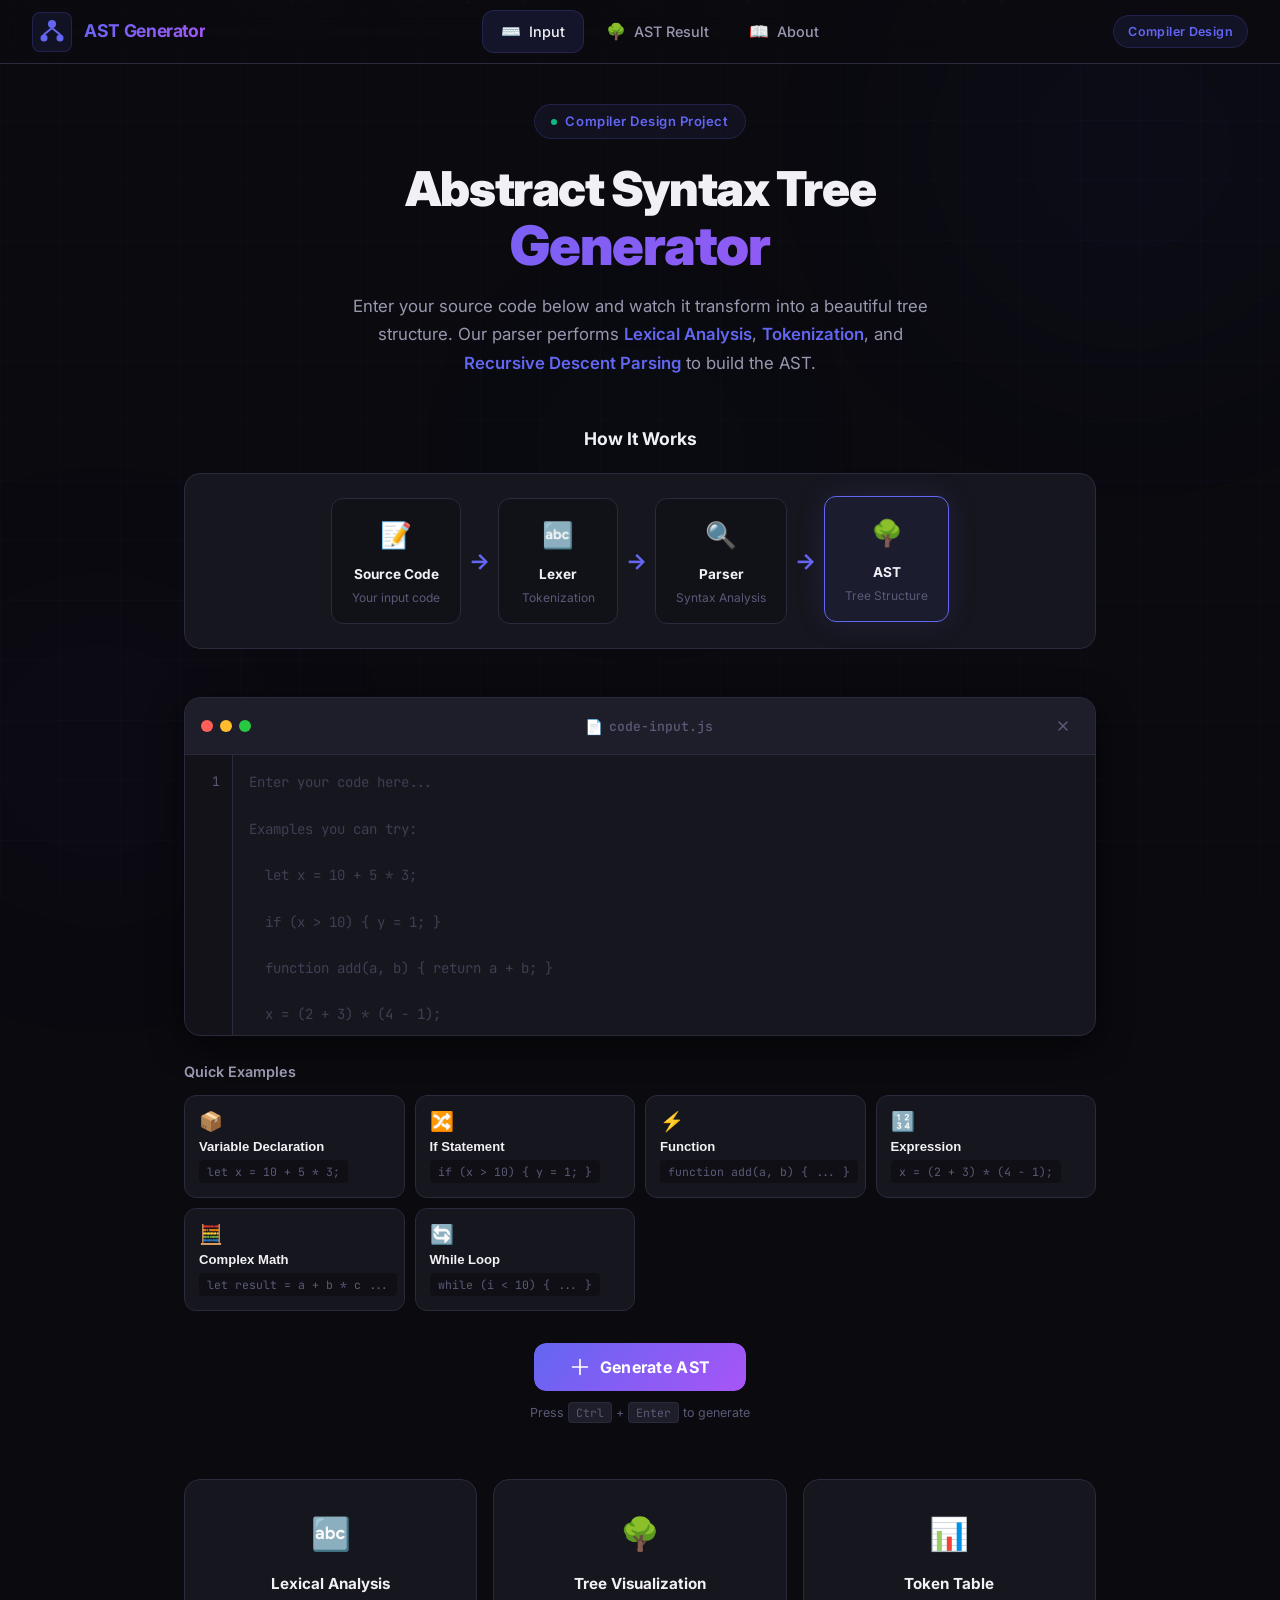
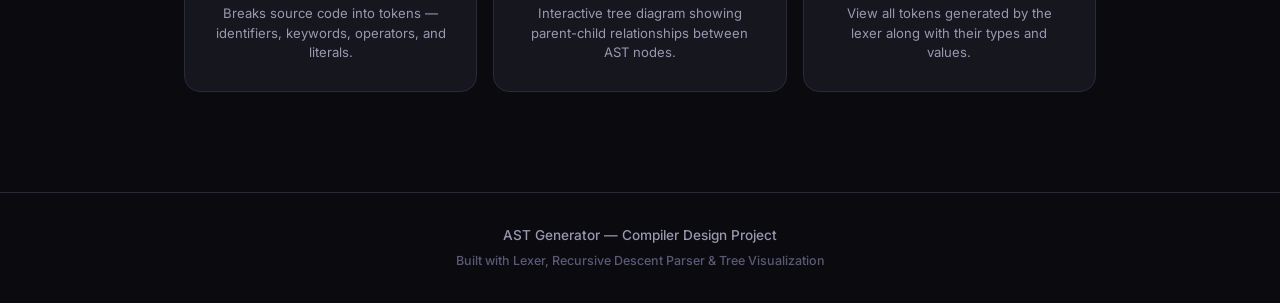
<file: index.html>
<!DOCTYPE html>
<html lang="en">

<head>
  <meta charset="UTF-8">
  <meta name="viewport" content="width=device-width, initial-scale=1.0">
  <title>AST Generator | Compiler Design</title>
  <meta name="description"
    content="Abstract Syntax Tree Generator - A Compiler Design tool that converts source code into its tree structure representation.">
  <link rel="preconnect" href="https://fonts.googleapis.com">
  <link rel="preconnect" href="https://fonts.gstatic.com" crossorigin>
  <link
    href="https://fonts.googleapis.com/css2?family=Inter:wght@300;400;500;600;700;800;900&family=JetBrains+Mono:wght@400;500;600&display=swap"
    rel="stylesheet">
  <link rel="stylesheet" href="css/style.css">
</head>

<body>
  <!-- Animated Background -->
  <div class="bg-grid"></div>
  <div class="bg-glow bg-glow-1"></div>
  <div class="bg-glow bg-glow-2"></div>
  <div class="bg-glow bg-glow-3"></div>

  <!-- Floating Particles -->
  <div class="particles" id="particles"></div>

  <!-- Navigation -->
  <nav class="navbar">
    <div class="nav-brand">
      <div class="nav-logo">
        <svg width="28" height="28" viewBox="0 0 28 28" fill="none">
          <circle cx="14" cy="6" r="4" fill="url(#grad1)" />
          <circle cx="6" cy="20" r="3.5" fill="url(#grad1)" />
          <circle cx="22" cy="20" r="3.5" fill="url(#grad1)" />
          <line x1="14" y1="10" x2="6" y2="16.5" stroke="url(#grad1)" stroke-width="2" stroke-linecap="round" />
          <line x1="14" y1="10" x2="22" y2="16.5" stroke="url(#grad1)" stroke-width="2" stroke-linecap="round" />
          <defs>
            <linearGradient id="grad1" x1="0" y1="0" x2="28" y2="28">
              <stop stop-color="#6366f1" />
              <stop offset="1" stop-color="#a855f7" />
            </linearGradient>
          </defs>
        </svg>
      </div>
      <span class="nav-title">AST Generator</span>
    </div>
    <div class="nav-links">
      <a href="index.html" class="nav-link active">
        <span class="nav-link-icon">⌨️</span> Input
      </a>
      <a href="result.html" class="nav-link" id="resultLink">
        <span class="nav-link-icon">🌳</span> AST Result
      </a>
      <a href="about.html" class="nav-link">
        <span class="nav-link-icon">📖</span> About
      </a>
    </div>
    <div class="nav-badge">Compiler Design</div>
  </nav>

  <!-- Hero Section -->
  <main class="main-container">
    <section class="hero-section">
      <div class="hero-badge">
        <span class="hero-badge-dot"></span>
        Compiler Design Project
      </div>
      <h1 class="hero-title">
        Abstract Syntax Tree
        <span class="hero-title-gradient">Generator</span>
      </h1>
      <p class="hero-subtitle">
        Enter your source code below and watch it transform into a beautiful tree structure.
        Our parser performs <strong>Lexical Analysis</strong>, <strong>Tokenization</strong>, and
        <strong>Recursive Descent Parsing</strong> to build the AST.
      </p>
    </section>

    <!-- How It Works -->
    <section class="pipeline-section">
      <h2 class="section-title">How It Works</h2>
      <div class="pipeline">
        <div class="pipeline-step">
          <div class="pipeline-icon">📝</div>
          <div class="pipeline-label">Source Code</div>
          <div class="pipeline-desc">Your input code</div>
        </div>
        <div class="pipeline-arrow">→</div>
        <div class="pipeline-step">
          <div class="pipeline-icon">🔤</div>
          <div class="pipeline-label">Lexer</div>
          <div class="pipeline-desc">Tokenization</div>
        </div>
        <div class="pipeline-arrow">→</div>
        <div class="pipeline-step">
          <div class="pipeline-icon">🔍</div>
          <div class="pipeline-label">Parser</div>
          <div class="pipeline-desc">Syntax Analysis</div>
        </div>
        <div class="pipeline-arrow">→</div>
        <div class="pipeline-step active">
          <div class="pipeline-icon">🌳</div>
          <div class="pipeline-label">AST</div>
          <div class="pipeline-desc">Tree Structure</div>
        </div>
      </div>
    </section>

    <!-- Input Section -->
    <section class="input-section">
      <div class="editor-card">
        <div class="editor-header">
          <div class="editor-dots">
            <span class="dot red"></span>
            <span class="dot yellow"></span>
            <span class="dot green"></span>
          </div>
          <div class="editor-title">
            <span class="editor-file-icon">📄</span>
            code-input.js
          </div>
          <div class="editor-actions">
            <button class="btn-icon" id="clearBtn" title="Clear code">
              <svg width="16" height="16" viewBox="0 0 16 16" fill="none">
                <path d="M4 4L12 12M4 12L12 4" stroke="currentColor" stroke-width="1.5" stroke-linecap="round" />
              </svg>
            </button>
          </div>
        </div>
        <div class="editor-body">
          <div class="line-numbers" id="lineNumbers">1</div>
          <textarea id="codeInput" class="code-editor" spellcheck="false" placeholder="Enter your code here...

Examples you can try:

  let x = 10 + 5 * 3;

  if (x > 10) { y = 1; }

  function add(a, b) { return a + b; }

  x = (2 + 3) * (4 - 1);" autocomplete="off" autocorrect="off" autocapitalize="off"></textarea>
        </div>
      </div>

      <!-- Example Snippets -->
      <div class="snippets-section">
        <h3 class="snippets-title">Quick Examples</h3>
        <div class="snippets-grid">
          <button class="snippet-btn" data-code="let x = 10 + 5 * 3;">
            <span class="snippet-icon">📦</span>
            <span class="snippet-label">Variable Declaration</span>
            <code class="snippet-code">let x = 10 + 5 * 3;</code>
          </button>
          <button class="snippet-btn" data-code="if (x > 10) { y = 1; }">
            <span class="snippet-icon">🔀</span>
            <span class="snippet-label">If Statement</span>
            <code class="snippet-code">if (x > 10) { y = 1; }</code>
          </button>
          <button class="snippet-btn" data-code="function add(a, b) { return a + b; }">
            <span class="snippet-icon">⚡</span>
            <span class="snippet-label">Function</span>
            <code class="snippet-code">function add(a, b) { ... }</code>
          </button>
          <button class="snippet-btn" data-code="x = (2 + 3) * (4 - 1);">
            <span class="snippet-icon">🔢</span>
            <span class="snippet-label">Expression</span>
            <code class="snippet-code">x = (2 + 3) * (4 - 1);</code>
          </button>
          <button class="snippet-btn" data-code="let result = a + b * c - d / e;">
            <span class="snippet-icon">🧮</span>
            <span class="snippet-label">Complex Math</span>
            <code class="snippet-code">let result = a + b * c ...</code>
          </button>
          <button class="snippet-btn" data-code="while (i < 10) { i = i + 1; }">
            <span class="snippet-icon">🔄</span>
            <span class="snippet-label">While Loop</span>
            <code class="snippet-code">while (i < 10) { ... }</code>
          </button>
        </div>
      </div>

      <!-- Generate Button -->
      <div class="action-section">
        <button class="btn-generate" id="generateBtn">
          <span class="btn-generate-bg"></span>
          <span class="btn-generate-content">
            <svg width="20" height="20" viewBox="0 0 24 24" fill="none" stroke="currentColor" stroke-width="2">
              <path d="M12 3v18M3 12h18" stroke-linecap="round" />
            </svg>
            Generate AST
          </span>
        </button>
        <p class="action-hint">Press <kbd>Ctrl</kbd> + <kbd>Enter</kbd> to generate</p>
      </div>

      <!-- Error Display -->
      <div class="error-container" id="errorContainer" style="display: none;">
        <div class="error-icon">⚠️</div>
        <div class="error-content">
          <h4 class="error-title">Parse Error</h4>
          <p class="error-message" id="errorMessage"></p>
        </div>
        <button class="error-close" id="errorClose">&times;</button>
      </div>
    </section>

    <!-- Features Section -->
    <section class="features-section">
      <div class="feature-card">
        <div class="feature-icon">🔤</div>
        <h3 class="feature-title">Lexical Analysis</h3>
        <p class="feature-desc">Breaks source code into tokens — identifiers, keywords, operators, and literals.</p>
      </div>
      <div class="feature-card">
        <div class="feature-icon">🌳</div>
        <h3 class="feature-title">Tree Visualization</h3>
        <p class="feature-desc">Interactive tree diagram showing parent-child relationships between AST nodes.</p>
      </div>
      <div class="feature-card">
        <div class="feature-icon">📊</div>
        <h3 class="feature-title">Token Table</h3>
        <p class="feature-desc">View all tokens generated by the lexer along with their types and values.</p>
      </div>
    </section>
  </main>

  <!-- Footer -->
  <footer class="footer">
    <div class="footer-content">
      <p>AST Generator — Compiler Design Project</p>
      <p class="footer-sub">Built with Lexer, Recursive Descent Parser & Tree Visualization</p>
    </div>
  </footer>

  <script src="js/lexer.js"></script>
  <script src="js/parser.js"></script>
  <script src="js/main.js"></script>
</body>

</html>
</file>
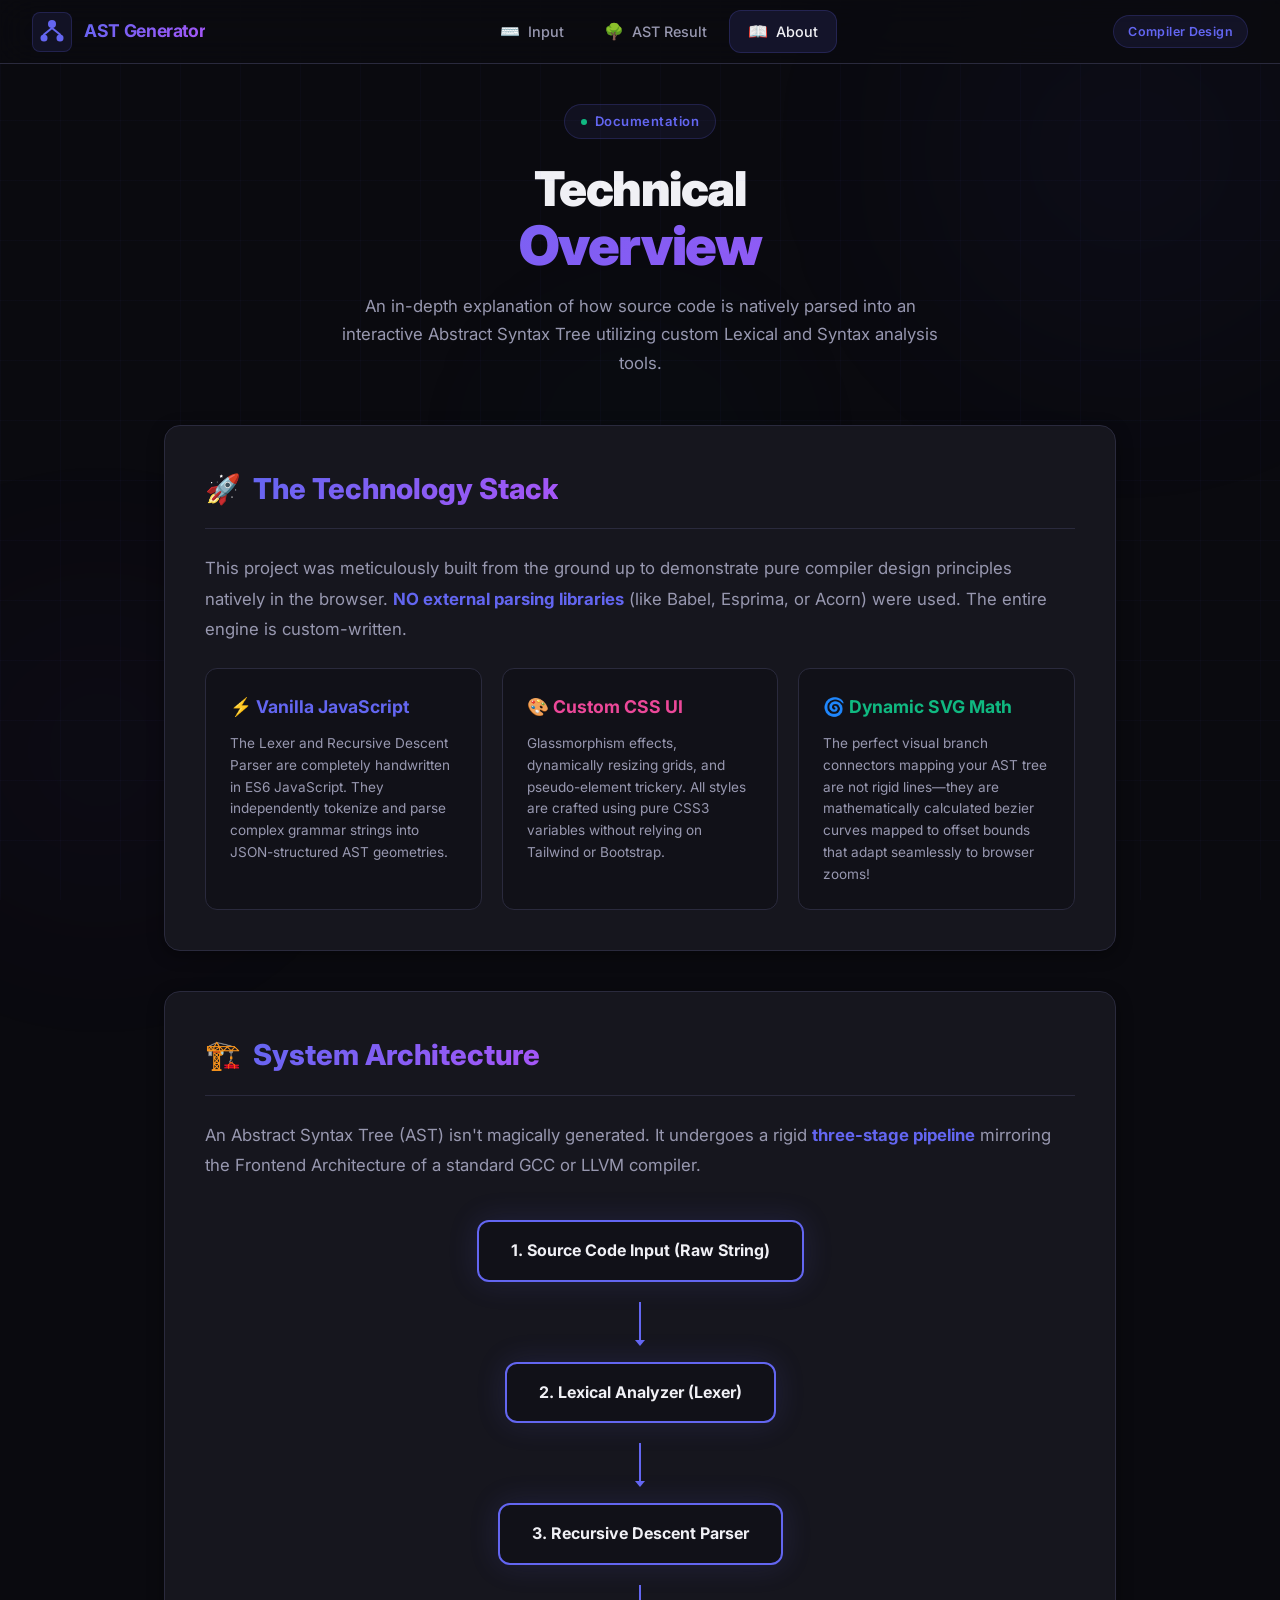
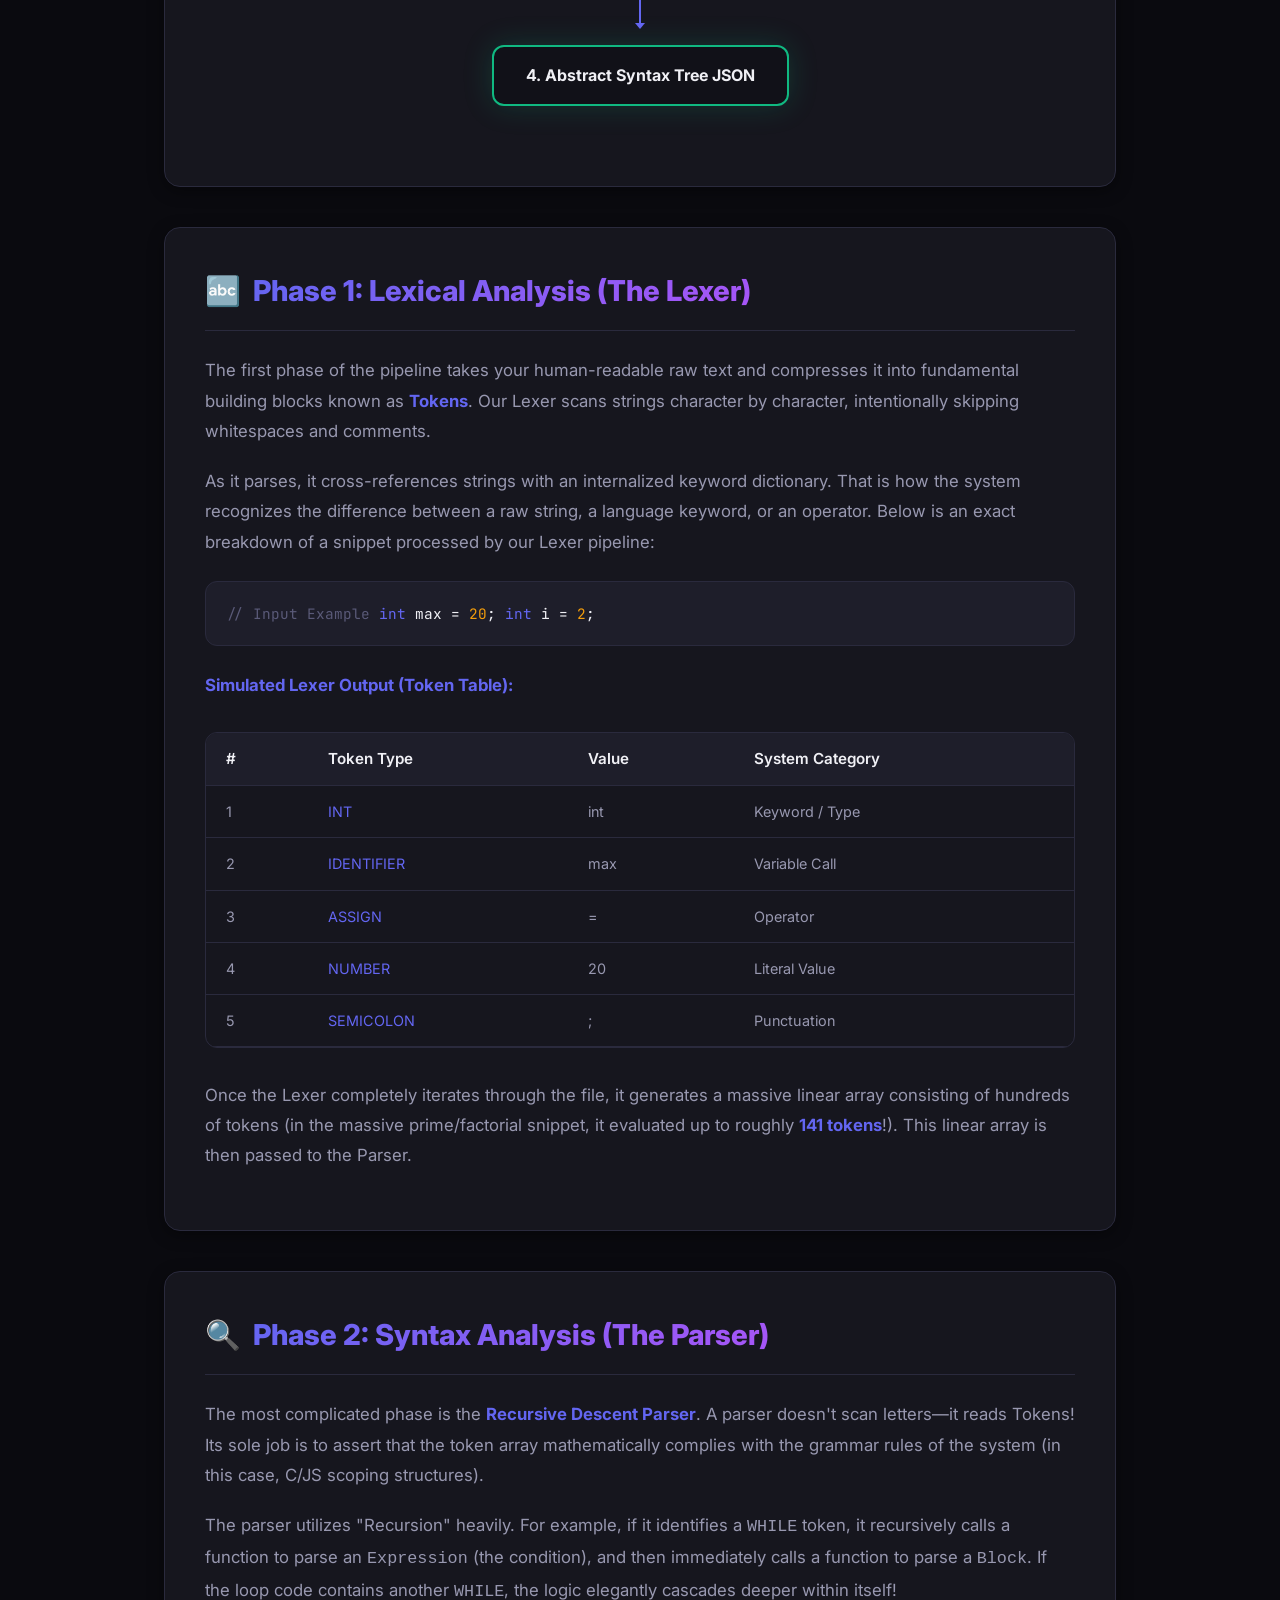
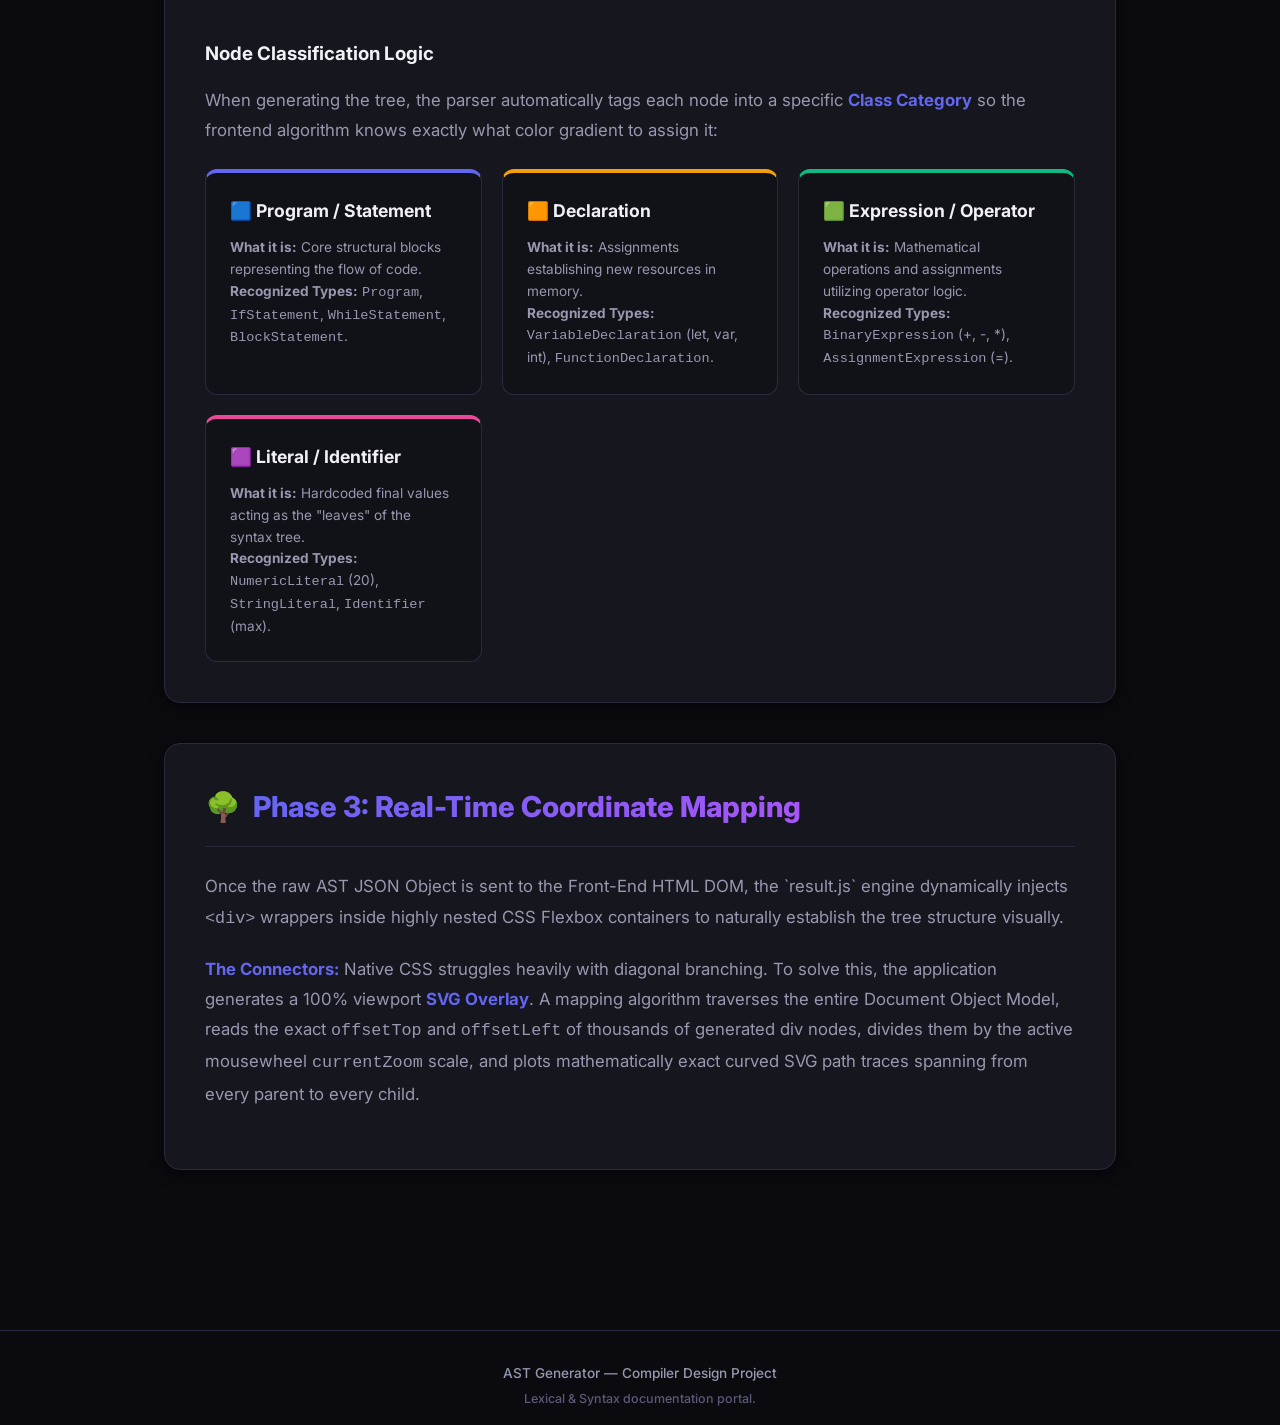
<file: about.html>
<!DOCTYPE html>
<html lang="en">

<head>
  <meta charset="UTF-8">
  <meta name="viewport" content="width=device-width, initial-scale=1.0">
  <title>About | Compiler Design AST Generator</title>
  <meta name="description" content="Detailed technical documentation of the Abstract Syntax Tree generator.">
  <link rel="preconnect" href="https://fonts.googleapis.com">
  <link rel="preconnect" href="https://fonts.gstatic.com" crossorigin>
  <link
    href="https://fonts.googleapis.com/css2?family=Inter:wght@300;400;500;600;700;800;900&family=JetBrains+Mono:wght@400;500;600&display=swap"
    rel="stylesheet">
  <link rel="stylesheet" href="css/style.css">
  <style>
    /* Unique styles for the about page */
    .about-main {
      max-width: 1000px;
      margin: 0 auto;
      padding: 40px 24px 80px;
    }

    .docs-section {
      background: var(--bg-card);
      border: 1px solid var(--border-color);
      border-radius: var(--radius-lg);
      padding: 40px;
      margin-bottom: 40px;
      box-shadow: var(--shadow-md);
      animation: fadeInUp 0.6s ease both;
    }

    .docs-title {
      font-size: 1.8rem;
      font-weight: 800;
      color: var(--text-primary);
      margin-bottom: 24px;
      display: flex;
      align-items: center;
      gap: 12px;
      border-bottom: 1px solid var(--border-color);
      padding-bottom: 16px;
    }

    .docs-title span {
      background: var(--accent-gradient);
      -webkit-background-clip: text;
      background-clip: text;
      -webkit-text-fill-color: transparent;
    }

    .docs-text {
      font-size: 1.05rem;
      color: var(--text-secondary);
      line-height: 1.8;
      margin-bottom: 20px;
    }

    .docs-text strong {
      color: var(--accent-primary);
    }

    .docs-code {
      background: var(--bg-elevated);
      padding: 20px;
      border-radius: var(--radius-md);
      border: 1px solid var(--border-color);
      font-family: var(--font-mono);
      font-size: 0.9rem;
      color: var(--text-primary);
      overflow-x: auto;
      margin: 24px 0;
    }

    .docs-code .comment {
      color: var(--text-muted);
    }

    .docs-code .keyword {
      color: var(--accent-primary);
    }

    .docs-code .string {
      color: var(--green);
    }

    .docs-code .number {
      color: var(--yellow);
    }

    /* Tables */
    .docs-table-wrapper {
      width: 100%;
      overflow-x: auto;
      margin: 32px 0;
      border-radius: var(--radius-md);
      border: 1px solid var(--border-color);
    }

    .docs-table {
      width: 100%;
      border-collapse: collapse;
      text-align: left;
    }

    .docs-table th,
    .docs-table td {
      padding: 14px 20px;
      border-bottom: 1px solid var(--border-color);
    }

    .docs-table th {
      background: var(--bg-elevated);
      font-weight: 600;
      color: var(--text-primary);
      font-size: 0.95rem;
    }

    .docs-table td {
      font-size: 0.9rem;
      color: var(--text-secondary);
    }

    .docs-table tr:hover td {
      background: rgba(99, 102, 241, 0.05);
    }

    /* Diagram Styles */
    .docs-diagram {
      display: flex;
      flex-direction: column;
      align-items: center;
      gap: 20px;
      margin: 40px 0;
    }

    .diagram-box {
      padding: 16px 32px;
      background: var(--bg-secondary);
      border: 2px solid var(--accent-primary);
      border-radius: var(--radius-md);
      font-weight: 700;
      color: var(--text-primary);
      box-shadow: var(--shadow-glow);
    }

    .diagram-arrow {
      width: 2px;
      height: 40px;
      background: var(--accent-primary);
      position: relative;
    }

    .diagram-arrow::after {
      content: '';
      position: absolute;
      bottom: -4px;
      left: -4px;
      border-width: 6px 5px 0;
      border-style: solid;
      border-color: var(--accent-primary) transparent transparent transparent;
    }

    /* Grid for Categories */
    .category-grid {
      display: grid;
      grid-template-columns: repeat(auto-fit, minmax(220px, 1fr));
      gap: 20px;
      margin-top: 24px;
    }

    .category-card {
      background: var(--bg-secondary);
      border: 1px solid var(--border-color);
      border-radius: var(--radius-md);
      padding: 24px;
      transition: transform var(--transition-fast);
    }

    .category-card:hover {
      transform: translateY(-4px);
      border-color: var(--accent-primary);
    }

    .cat-title {
      font-weight: 700;
      font-size: 1.1rem;
      margin-bottom: 12px;
      display: flex;
      align-items: center;
      gap: 8px;
    }

    .cat-desc {
      font-size: 0.85rem;
      color: var(--text-secondary);
    }

    /* Mobile Responsive Logic */
    @media (max-width: 768px) {
      .about-main {
        padding: 24px 16px 60px;
      }

      .docs-section {
        padding: 24px 20px;
      }

      .docs-title {
        font-size: 1.4rem;
        flex-direction: column;
        align-items: flex-start;
        gap: 8px;
      }

      .docs-text {
        font-size: 0.95rem;
      }

      .docs-table th,
      .docs-table td {
        padding: 10px 12px;
        font-size: 0.8rem;
      }

      .diagram-box {
        padding: 12px 20px;
        font-size: 0.9rem;
        text-align: center;
        width: 100%;
      }

      .docs-code {
        font-size: 0.8rem;
        padding: 16px;
      }
    }
  </style>
</head>

<body>
  <!-- Animated Background -->
  <div class="bg-grid"></div>
  <div class="bg-glow bg-glow-1"></div>
  <div class="bg-glow bg-glow-2"></div>
  <div class="bg-glow bg-glow-3"></div>

  <!-- Navigation -->
  <nav class="navbar">
    <div class="nav-brand">
      <div class="nav-logo">
        <svg width="28" height="28" viewBox="0 0 28 28" fill="none">
          <circle cx="14" cy="6" r="4" fill="url(#grad1)" />
          <circle cx="6" cy="20" r="3.5" fill="url(#grad1)" />
          <circle cx="22" cy="20" r="3.5" fill="url(#grad1)" />
          <line x1="14" y1="10" x2="6" y2="16.5" stroke="url(#grad1)" stroke-width="2" stroke-linecap="round" />
          <line x1="14" y1="10" x2="22" y2="16.5" stroke="url(#grad1)" stroke-width="2" stroke-linecap="round" />
          <defs>
            <linearGradient id="grad1" x1="0" y1="0" x2="28" y2="28">
              <stop stop-color="#6366f1" />
              <stop offset="1" stop-color="#a855f7" />
            </linearGradient>
          </defs>
        </svg>
      </div>
      <span class="nav-title">AST Generator</span>
    </div>
    <div class="nav-links">
      <a href="index.html" class="nav-link">
        <span class="nav-link-icon">⌨️</span> Input
      </a>
      <a href="result.html" class="nav-link">
        <span class="nav-link-icon">🌳</span> AST Result
      </a>
      <a href="about.html" class="nav-link active">
        <span class="nav-link-icon">📖</span> About
      </a>
    </div>
    <div class="nav-badge">Compiler Design</div>
  </nav>

  <!-- Main Content -->
  <main class="about-main">

    <div class="hero-section">
      <div class="hero-badge">
        <div class="hero-badge-dot"></div>
        Documentation
      </div>
      <h1 class="hero-title">Technical <span class="hero-title-gradient">Overview</span></h1>
      <p class="hero-subtitle">An in-depth explanation of how source code is natively parsed into an interactive
        Abstract Syntax Tree utilizing custom Lexical and Syntax analysis tools.</p>
    </div>

    <!-- 1. The Technology Stack -->
    <section class="docs-section" style="animation-delay: 0.1s;">
      <h2 class="docs-title">🚀 <span>The Technology Stack</span></h2>
      <p class="docs-text">
        This project was meticulously built from the ground up to demonstrate pure compiler design principles natively
        in the browser. <strong>NO external parsing libraries</strong> (like Babel, Esprima, or Acorn) were used. The
        entire engine is custom-written.
      </p>
      <div class="category-grid">
        <div class="category-card">
          <div class="cat-title" style="color: var(--accent-primary);">⚡ Vanilla JavaScript</div>
          <p class="cat-desc">The Lexer and Recursive Descent Parser are completely handwritten in ES6 JavaScript. They
            independently tokenize and parse complex grammar strings into JSON-structured AST geometries.</p>
        </div>
        <div class="category-card">
          <div class="cat-title" style="color: var(--pink);">🎨 Custom CSS UI</div>
          <p class="cat-desc">Glassmorphism effects, dynamically resizing grids, and pseudo-element trickery. All styles
            are crafted using pure CSS3 variables without relying on Tailwind or Bootstrap.</p>
        </div>
        <div class="category-card">
          <div class="cat-title" style="color: var(--green);">🌀 Dynamic SVG Math</div>
          <p class="cat-desc">The perfect visual branch connectors mapping your AST tree are not rigid lines—they are
            mathematically calculated bezier curves mapped to offset bounds that adapt seamlessly to browser zooms!</p>
        </div>
      </div>
    </section>

    <!-- 2. System Architecture -->
    <section class="docs-section" style="animation-delay: 0.2s;">
      <h2 class="docs-title">🏗️ <span>System Architecture</span></h2>
      <p class="docs-text">
        An Abstract Syntax Tree (AST) isn't magically generated. It undergoes a rigid <strong>three-stage
          pipeline</strong> mirroring the Frontend Architecture of a standard GCC or LLVM compiler.
      </p>

      <div class="docs-diagram">
        <div class="diagram-box">1. Source Code Input (Raw String)</div>
        <div class="diagram-arrow"></div>
        <div class="diagram-box">2. Lexical Analyzer (Lexer)</div>
        <div class="diagram-arrow"></div>
        <div class="diagram-box">3. Recursive Descent Parser</div>
        <div class="diagram-arrow"></div>
        <div class="diagram-box" style="border-color: var(--green); box-shadow: 0 0 30px rgba(16, 185, 129, 0.2);">4.
          Abstract Syntax Tree JSON</div>
      </div>
    </section>

    <!-- 3. Lexical Analysis -->
    <section class="docs-section" style="animation-delay: 0.3s;">
      <h2 class="docs-title">🔤 <span>Phase 1: Lexical Analysis (The Lexer)</span></h2>
      <p class="docs-text">
        The first phase of the pipeline takes your human-readable raw text and compresses it into fundamental building
        blocks known as <strong>Tokens</strong>. Our Lexer scans strings character by character, intentionally skipping
        whitespaces and comments.
      </p>
      <p class="docs-text">
        As it parses, it cross-references strings with an internalized keyword dictionary. That is how the system
        recognizes the difference between a raw string, a language keyword, or an operator. Below is an exact breakdown
        of a snippet processed by our Lexer pipeline:
      </p>

      <div class="docs-code">
        <span class="comment">// Input Example</span>
        <span class="keyword">int</span> max = <span class="number">20</span>;
        <span class="keyword">int</span> i = <span class="number">2</span>;
      </div>

      <p class="docs-text"><strong>Simulated Lexer Output (Token Table):</strong></p>
      <div class="docs-table-wrapper">
        <table class="docs-table">
          <thead>
            <tr>
              <th>#</th>
              <th>Token Type</th>
              <th>Value</th>
              <th>System Category</th>
            </tr>
          </thead>
          <tbody>
            <tr>
              <td>1</td>
              <td><span style="color: var(--accent-primary);">INT</span></td>
              <td>int</td>
              <td>Keyword / Type</td>
            </tr>
            <tr>
              <td>2</td>
              <td><span style="color: var(--accent-primary);">IDENTIFIER</span></td>
              <td>max</td>
              <td>Variable Call</td>
            </tr>
            <tr>
              <td>3</td>
              <td><span style="color: var(--accent-primary);">ASSIGN</span></td>
              <td>=</td>
              <td>Operator</td>
            </tr>
            <tr>
              <td>4</td>
              <td><span style="color: var(--accent-primary);">NUMBER</span></td>
              <td>20</td>
              <td>Literal Value</td>
            </tr>
            <tr>
              <td>5</td>
              <td><span style="color: var(--accent-primary);">SEMICOLON</span></td>
              <td>;</td>
              <td>Punctuation</td>
            </tr>
          </tbody>
        </table>
      </div>
      <p class="docs-text">
        Once the Lexer completely iterates through the file, it generates a massive linear array consisting of hundreds
        of tokens (in the massive prime/factorial snippet, it evaluated up to roughly <strong>141 tokens</strong>!).
        This linear array is then passed to the Parser.
      </p>
    </section>

    <!-- 4. Syntax Analysis & The Parser -->
    <section class="docs-section" style="animation-delay: 0.4s;">
      <h2 class="docs-title">🔍 <span>Phase 2: Syntax Analysis (The Parser)</span></h2>
      <p class="docs-text">
        The most complicated phase is the <strong>Recursive Descent Parser</strong>. A parser doesn't scan letters—it
        reads Tokens! Its sole job is to assert that the token array mathematically complies with the grammar rules of
        the system (in this case, C/JS scoping structures).
      </p>

      <p class="docs-text">
        The parser utilizes "Recursion" heavily. For example, if it identifies a <code>WHILE</code> token, it
        recursively calls a function to parse an <code>Expression</code> (the condition), and then immediately calls a
        function to parse a <code>Block</code>. If the loop code contains another <code>WHILE</code>, the logic
        elegantly cascades deeper within itself!
      </p>

      <h3 style="color:var(--text-primary); margin: 32px 0 16px;">Node Classification Logic</h3>
      <p class="docs-text">When generating the tree, the parser automatically tags each node into a specific
        <strong>Class Category</strong> so the frontend algorithm knows exactly what color gradient to assign it:
      </p>

      <div class="category-grid">
        <div class="category-card" style="border-top: 4px solid #6366f1;">
          <div class="cat-title">🟦 Program / Statement</div>
          <p class="cat-desc"><strong>What it is:</strong> Core structural blocks representing the flow of
            code.<br><strong>Recognized Types:</strong> <code>Program</code>, <code>IfStatement</code>,
            <code>WhileStatement</code>, <code>BlockStatement</code>.
          </p>
        </div>
        <div class="category-card" style="border-top: 4px solid #f59e0b;">
          <div class="cat-title">🟧 Declaration</div>
          <p class="cat-desc"><strong>What it is:</strong> Assignments establishing new resources in
            memory.<br><strong>Recognized Types:</strong> <code>VariableDeclaration</code> (let, var, int),
            <code>FunctionDeclaration</code>.
          </p>
        </div>
        <div class="category-card" style="border-top: 4px solid #10b981;">
          <div class="cat-title">🟩 Expression / Operator</div>
          <p class="cat-desc"><strong>What it is:</strong> Mathematical operations and assignments utilizing operator
            logic.<br><strong>Recognized Types:</strong> <code>BinaryExpression</code> (+, -, *),
            <code>AssignmentExpression</code> (=).
          </p>
        </div>
        <div class="category-card" style="border-top: 4px solid #ec4899;">
          <div class="cat-title">🟪 Literal / Identifier</div>
          <p class="cat-desc"><strong>What it is:</strong> Hardcoded final values acting as the "leaves" of the syntax
            tree.<br><strong>Recognized Types:</strong> <code>NumericLiteral</code> (20), <code>StringLiteral</code>,
            <code>Identifier</code> (max).
          </p>
        </div>
      </div>
    </section>

    <!-- 5. Creating the AST Geometry -->
    <section class="docs-section" style="animation-delay: 0.5s;">
      <h2 class="docs-title">🌳 <span>Phase 3: Real-Time Coordinate Mapping</span></h2>
      <p class="docs-text">
        Once the raw AST JSON Object is sent to the Front-End HTML DOM, the `result.js` engine dynamically injects
        <code>&lt;div&gt;</code> wrappers inside highly nested CSS Flexbox containers to naturally establish the tree
        structure visually.
      </p>

      <p class="docs-text">
        <strong>The Connectors:</strong> Native CSS struggles heavily with diagonal branching. To solve this, the
        application generates a 100% viewport <strong>SVG Overlay</strong>. A mapping algorithm traverses the entire
        Document Object Model, reads the exact <code>offsetTop</code> and <code>offsetLeft</code> of thousands of
        generated div nodes, divides them by the active mousewheel <code>currentZoom</code> scale, and plots
        mathematically exact curved SVG path traces spanning from every parent to every child.
      </p>

    </section>

  </main>

  <!-- Footer -->
  <footer class="footer">
    <div class="footer-content">
      <p>AST Generator — Compiler Design Project</p>
      <p class="footer-sub">Lexical & Syntax documentation portal.</p>
    </div>
  </footer>

</body>

</html>
</file>
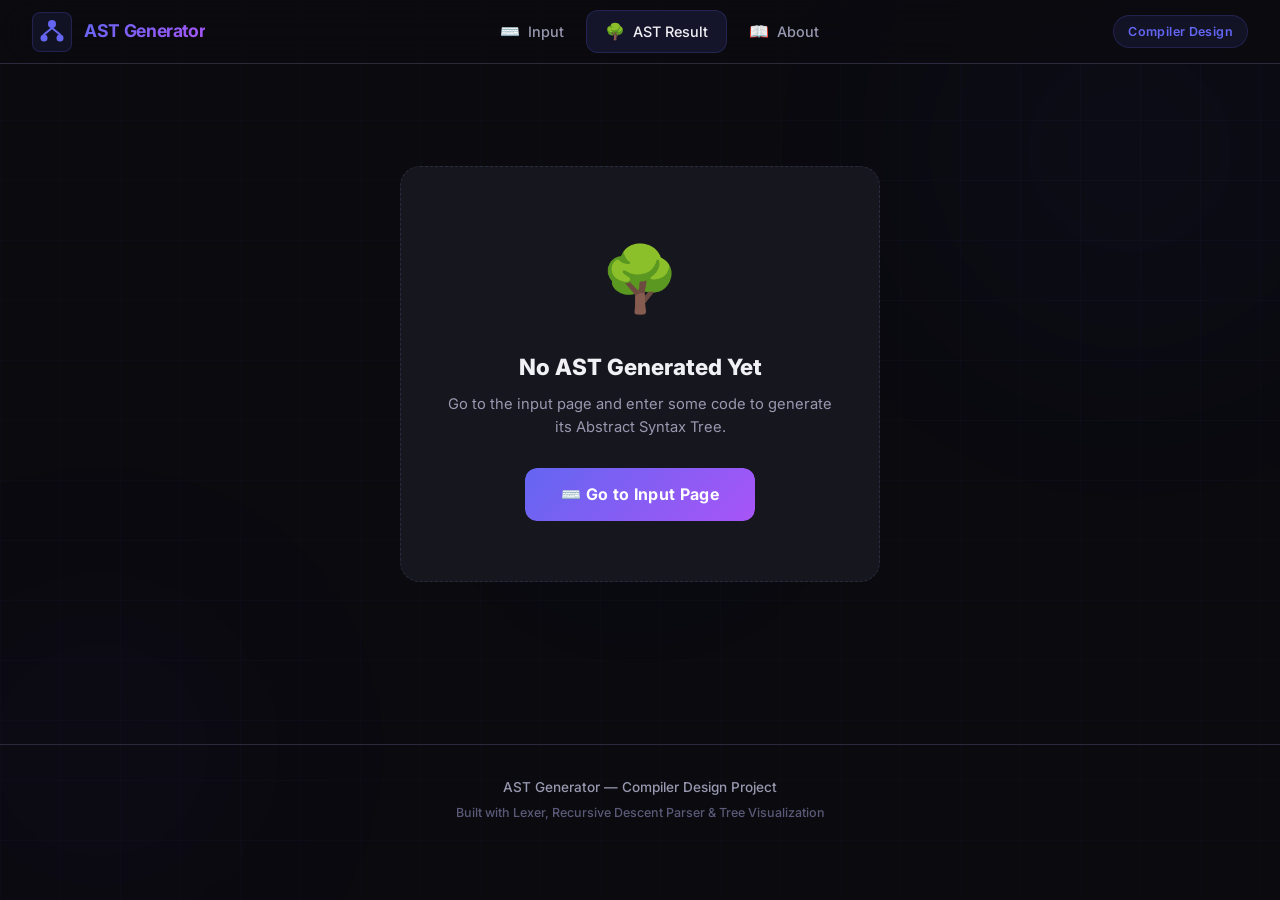
<file: result.html>
<!DOCTYPE html>
<html lang="en">

<head>
  <meta charset="UTF-8">
  <meta name="viewport" content="width=device-width, initial-scale=1.0">
  <title>AST Result | Compiler Design</title>
  <meta name="description"
    content="View the Abstract Syntax Tree generated from your source code with interactive tree visualization and token analysis.">
  <link rel="preconnect" href="https://fonts.googleapis.com">
  <link rel="preconnect" href="https://fonts.gstatic.com" crossorigin>
  <link
    href="https://fonts.googleapis.com/css2?family=Inter:wght@300;400;500;600;700;800;900&family=JetBrains+Mono:wght@400;500;600&display=swap"
    rel="stylesheet">
  <link rel="stylesheet" href="css/style.css">
  <link rel="stylesheet" href="css/result.css">
</head>

<body>
  <!-- Animated Background -->
  <div class="bg-grid"></div>
  <div class="bg-glow bg-glow-1"></div>
  <div class="bg-glow bg-glow-2"></div>
  <div class="bg-glow bg-glow-3"></div>

  <!-- Navigation -->
  <nav class="navbar">
    <div class="nav-brand">
      <div class="nav-logo">
        <svg width="28" height="28" viewBox="0 0 28 28" fill="none">
          <circle cx="14" cy="6" r="4" fill="url(#grad1)" />
          <circle cx="6" cy="20" r="3.5" fill="url(#grad1)" />
          <circle cx="22" cy="20" r="3.5" fill="url(#grad1)" />
          <line x1="14" y1="10" x2="6" y2="16.5" stroke="url(#grad1)" stroke-width="2" stroke-linecap="round" />
          <line x1="14" y1="10" x2="22" y2="16.5" stroke="url(#grad1)" stroke-width="2" stroke-linecap="round" />
          <defs>
            <linearGradient id="grad1" x1="0" y1="0" x2="28" y2="28">
              <stop stop-color="#6366f1" />
              <stop offset="1" stop-color="#a855f7" />
            </linearGradient>
          </defs>
        </svg>
      </div>
      <span class="nav-title">AST Generator</span>
    </div>
    <div class="nav-links">
      <a href="index.html" class="nav-link">
        <span class="nav-link-icon">⌨️</span> Input
      </a>
      <a href="result.html" class="nav-link active">
        <span class="nav-link-icon">🌳</span> AST Result
      </a>
      <a href="about.html" class="nav-link">
        <span class="nav-link-icon">📖</span> About
      </a>
    </div>
    <div class="nav-badge">Compiler Design</div>
  </nav>

  <!-- Main Content -->
  <main class="main-container result-main">

    <!-- No Data State -->
    <section class="no-data-section" id="noDataSection">
      <div class="no-data-card">
        <div class="no-data-icon">🌳</div>
        <h2 class="no-data-title">No AST Generated Yet</h2>
        <p class="no-data-desc">Go to the input page and enter some code to generate its Abstract Syntax Tree.</p>
        <a href="index.html" class="btn-generate" style="text-decoration:none; display:inline-flex;">
          <span class="btn-generate-bg"></span>
          <span class="btn-generate-content">
            ⌨️ Go to Input Page
          </span>
        </a>
      </div>
    </section>

    <!-- Result Content (hidden until data exists) -->
    <div id="resultContent" style="display: none;">

      <!-- Source Code Display -->
      <section class="result-section source-section">
        <div class="section-header">
          <div class="section-header-left">
            <span class="section-icon">📝</span>
            <h2 class="section-title-sm">Source Code</h2>
          </div>
          <button class="btn-outline" id="backToInput">
            ← Edit Code
          </button>
        </div>
        <div class="source-display">
          <div class="editor-header compact">
            <div class="editor-dots">
              <span class="dot red"></span>
              <span class="dot yellow"></span>
              <span class="dot green"></span>
            </div>
            <div class="editor-title"><span class="editor-file-icon">📄</span>input.js</div>
          </div>
          <pre class="source-code" id="sourceCode"></pre>
        </div>
      </section>

      <!-- Tabs -->
      <div class="result-tabs">
        <button class="result-tab active" data-tab="tree">
          <span class="tab-icon">🌳</span> AST Tree
        </button>
        <button class="result-tab" data-tab="tokens">
          <span class="tab-icon">🔤</span> Token Table
        </button>
        <button class="result-tab" data-tab="json">
          <span class="tab-icon">📋</span> AST JSON
        </button>
      </div>

      <!-- Tab Contents -->

      <!-- AST Tree Tab -->
      <section class="result-section tab-content active" id="tab-tree">
        <div class="section-header">
          <div class="section-header-left">
            <span class="section-icon">🌳</span>
            <h2 class="section-title-sm">Abstract Syntax Tree</h2>
          </div>
          <div class="tree-controls">
            <button class="btn-icon-sm" id="fullScreenBtn" title="Full Screen">⛶</button>
            <button class="btn-icon-sm" id="zoomIn" title="Zoom In">+</button>
            <button class="btn-icon-sm" id="zoomOut" title="Zoom Out">−</button>
            <button class="btn-icon-sm" id="zoomReset" title="Reset">⟲</button>
          </div>
        </div>
        <div class="tree-container" id="treeContainer">
          <div class="tree-canvas" id="treeCanvas">
            <!-- Tree will be rendered here -->
          </div>
        </div>
        <!-- Legend -->
        <div class="tree-legend">
          <div class="legend-item">
            <span class="legend-color" style="background: linear-gradient(135deg, #6366f1, #818cf8);"></span>
            <span>Program / Statement</span>
          </div>
          <div class="legend-item">
            <span class="legend-color" style="background: linear-gradient(135deg, #f59e0b, #fbbf24);"></span>
            <span>Declaration</span>
          </div>
          <div class="legend-item">
            <span class="legend-color" style="background: linear-gradient(135deg, #10b981, #34d399);"></span>
            <span>Expression / Operator</span>
          </div>
          <div class="legend-item">
            <span class="legend-color" style="background: linear-gradient(135deg, #ec4899, #f472b6);"></span>
            <span>Literal / Identifier</span>
          </div>
        </div>
      </section>

      <!-- Token Table Tab -->
      <section class="result-section tab-content" id="tab-tokens">
        <div class="section-header">
          <div class="section-header-left">
            <span class="section-icon">🔤</span>
            <h2 class="section-title-sm">Token Table (Lexer Output)</h2>
          </div>
          <span class="token-count" id="tokenCount"></span>
        </div>
        <div class="table-container">
          <table class="token-table">
            <thead>
              <tr>
                <th>#</th>
                <th>Token Type</th>
                <th>Value</th>
                <th>Category</th>
              </tr>
            </thead>
            <tbody id="tokenTableBody">
            </tbody>
          </table>
        </div>
      </section>

      <!-- JSON Tab -->
      <section class="result-section tab-content" id="tab-json">
        <div class="section-header">
          <div class="section-header-left">
            <span class="section-icon">📋</span>
            <h2 class="section-title-sm">AST JSON Output</h2>
          </div>
          <button class="btn-outline" id="copyJson">
            📋 Copy JSON
          </button>
        </div>
        <div class="json-container">
          <pre class="json-output" id="jsonOutput"></pre>
        </div>
      </section>

      <!-- AST Statistics -->
      <section class="stats-section">
        <div class="stat-card">
          <div class="stat-value" id="statNodes">0</div>
          <div class="stat-label">AST Nodes</div>
        </div>
        <div class="stat-card">
          <div class="stat-value" id="statTokens">0</div>
          <div class="stat-label">Tokens</div>
        </div>
        <div class="stat-card">
          <div class="stat-value" id="statDepth">0</div>
          <div class="stat-label">Tree Depth</div>
        </div>
        <div class="stat-card">
          <div class="stat-value" id="statStatements">0</div>
          <div class="stat-label">Statements</div>
        </div>
      </section>
    </div>
  </main>

  <!-- Footer -->
  <footer class="footer">
    <div class="footer-content">
      <p>AST Generator — Compiler Design Project</p>
      <p class="footer-sub">Built with Lexer, Recursive Descent Parser & Tree Visualization</p>
    </div>
  </footer>

  <script src="js/lexer.js"></script>
  <script src="js/parser.js"></script>
  <script src="js/result.js"></script>
</body>

</html>
</file>
<file: css/style.css>
/* ========================================
   AST Generator - Main Stylesheet
   Compiler Design Project
   ======================================== */

/* ----- CSS Variables / Design Tokens ----- */
:root {
    --bg-primary: #0a0a0f;
    --bg-secondary: #111118;
    --bg-card: #16161e;
    --bg-card-hover: #1c1c27;
    --bg-elevated: #1e1e2a;

    --text-primary: #f0f0f5;
    --text-secondary: #9898b0;
    --text-muted: #5a5a78;

    --accent-primary: #6366f1;
    --accent-secondary: #a855f7;
    --accent-gradient: linear-gradient(135deg, #6366f1, #a855f7);
    --accent-gradient-hover: linear-gradient(135deg, #7c7ff7, #b96ff9);

    --green: #10b981;
    --yellow: #f59e0b;
    --red: #ef4444;
    --pink: #ec4899;
    --cyan: #06b6d4;

    --border-color: #2a2a3d;
    --border-glow: rgba(99, 102, 241, 0.3);

    --radius-sm: 8px;
    --radius-md: 12px;
    --radius-lg: 16px;
    --radius-xl: 20px;

    --shadow-sm: 0 2px 8px rgba(0, 0, 0, 0.3);
    --shadow-md: 0 4px 16px rgba(0, 0, 0, 0.4);
    --shadow-lg: 0 8px 32px rgba(0, 0, 0, 0.5);
    --shadow-glow: 0 0 30px rgba(99, 102, 241, 0.15);

    --font-body: 'Inter', -apple-system, BlinkMacSystemFont, sans-serif;
    --font-mono: 'JetBrains Mono', 'Fira Code', monospace;

    --transition-fast: 0.15s ease;
    --transition-normal: 0.3s ease;
    --transition-slow: 0.5s ease;
}

/* ----- Reset & Base ----- */
*,
*::before,
*::after {
    margin: 0;
    padding: 0;
    box-sizing: border-box;
}

html {
    scroll-behavior: smooth;
    font-size: 16px;
    overflow-x: hidden;
    max-width: 100vw;
}

body {
    font-family: var(--font-body);
    background: var(--bg-primary);
    color: var(--text-primary);
    min-height: 100vh;
    overflow-x: hidden;
    line-height: 1.6;
}

::selection {
    background: rgba(99, 102, 241, 0.4);
    color: white;
}

::-webkit-scrollbar {
    width: 8px;
    height: 8px;
}

::-webkit-scrollbar-track {
    background: var(--bg-secondary);
}

::-webkit-scrollbar-thumb {
    background: var(--border-color);
    border-radius: 4px;
}

::-webkit-scrollbar-thumb:hover {
    background: var(--accent-primary);
}

/* ----- Background Effects ----- */
.bg-grid {
    position: fixed;
    top: 0;
    left: 0;
    width: 100%;
    height: 100%;
    background-image:
        linear-gradient(rgba(99, 102, 241, 0.03) 1px, transparent 1px),
        linear-gradient(90deg, rgba(99, 102, 241, 0.03) 1px, transparent 1px);
    background-size: 60px 60px;
    z-index: 0;
    pointer-events: none;
}

.bg-glow {
    position: fixed;
    border-radius: 50%;
    filter: blur(120px);
    opacity: 0.4;
    z-index: 0;
    pointer-events: none;
    animation: glowFloat 12s ease-in-out infinite;
}

.bg-glow-1 {
    width: 500px;
    height: 500px;
    background: radial-gradient(circle, rgba(99, 102, 241, 0.15), transparent);
    top: -100px;
    right: -100px;
    animation-delay: 0s;
}

.bg-glow-2 {
    width: 400px;
    height: 400px;
    background: radial-gradient(circle, rgba(168, 85, 247, 0.12), transparent);
    bottom: -50px;
    left: -100px;
    animation-delay: -4s;
}

.bg-glow-3 {
    width: 300px;
    height: 300px;
    background: radial-gradient(circle, rgba(6, 182, 212, 0.1), transparent);
    top: 50%;
    left: 50%;
    transform: translate(-50%, -50%);
    animation-delay: -8s;
}

@keyframes glowFloat {
    0%, 100% { transform: translate(0, 0) scale(1); }
    25% { transform: translate(30px, -20px) scale(1.05); }
    50% { transform: translate(-20px, 30px) scale(0.95); }
    75% { transform: translate(20px, 20px) scale(1.02); }
}

/* Floating particles */
.particles {
    position: fixed;
    top: 0;
    left: 0;
    width: 100%;
    height: 100%;
    pointer-events: none;
    z-index: 0;
}

.particle {
    position: absolute;
    width: 3px;
    height: 3px;
    background: var(--accent-primary);
    border-radius: 50%;
    opacity: 0;
    animation: particleFloat 8s ease-in-out infinite;
}

@keyframes particleFloat {
    0% { opacity: 0; transform: translateY(100vh) scale(0); }
    10% { opacity: 0.6; }
    90% { opacity: 0.6; }
    100% { opacity: 0; transform: translateY(-10vh) scale(1); }
}

/* ----- Navbar ----- */
.navbar {
    position: sticky;
    top: 0;
    z-index: 100;
    display: flex;
    align-items: center;
    justify-content: space-between;
    padding: 0 32px;
    height: 64px;
    background: rgba(10, 10, 15, 0.8);
    backdrop-filter: blur(20px);
    -webkit-backdrop-filter: blur(20px);
    border-bottom: 1px solid var(--border-color);
}

.nav-brand {
    display: flex;
    align-items: center;
    gap: 12px;
}

.nav-logo {
    display: flex;
    align-items: center;
    justify-content: center;
    width: 40px;
    height: 40px;
    background: rgba(99, 102, 241, 0.1);
    border-radius: var(--radius-sm);
    border: 1px solid rgba(99, 102, 241, 0.2);
}

.nav-title {
    font-size: 1.1rem;
    font-weight: 700;
    background: var(--accent-gradient);
    -webkit-background-clip: text;
    background-clip: text;
    -webkit-text-fill-color: transparent;
    letter-spacing: -0.02em;
}

.nav-links {
    display: flex;
    gap: 4px;
}

.nav-link {
    display: flex;
    align-items: center;
    gap: 8px;
    padding: 8px 18px;
    border-radius: var(--radius-md);
    text-decoration: none;
    color: var(--text-secondary);
    font-size: 0.9rem;
    font-weight: 500;
    transition: all var(--transition-normal);
    position: relative;
}

.nav-link:hover {
    color: var(--text-primary);
    background: rgba(99, 102, 241, 0.08);
}

.nav-link.active {
    color: var(--text-primary);
    background: rgba(99, 102, 241, 0.12);
    border: 1px solid rgba(99, 102, 241, 0.2);
}

.nav-link-icon {
    font-size: 1rem;
}

.nav-badge {
    padding: 6px 14px;
    background: rgba(99, 102, 241, 0.1);
    border: 1px solid rgba(99, 102, 241, 0.2);
    border-radius: 100px;
    font-size: 0.78rem;
    font-weight: 600;
    color: var(--accent-primary);
    letter-spacing: 0.03em;
}

/* ----- Main Container ----- */
.main-container {
    position: relative;
    z-index: 1;
    max-width: 960px;
    margin: 0 auto;
    padding: 40px 24px 60px;
}

/* ----- Hero Section ----- */
.hero-section {
    text-align: center;
    margin-bottom: 48px;
    animation: fadeInUp 0.6s ease;
}

.hero-badge {
    display: inline-flex;
    align-items: center;
    gap: 8px;
    padding: 6px 16px;
    background: rgba(99, 102, 241, 0.08);
    border: 1px solid rgba(99, 102, 241, 0.2);
    border-radius: 100px;
    font-size: 0.82rem;
    font-weight: 600;
    color: var(--accent-primary);
    margin-bottom: 24px;
    letter-spacing: 0.04em;
}

.hero-badge-dot {
    width: 6px;
    height: 6px;
    border-radius: 50%;
    background: var(--green);
    animation: pulse 2s ease-in-out infinite;
}

@keyframes pulse {
    0%, 100% { opacity: 1; transform: scale(1); }
    50% { opacity: 0.5; transform: scale(0.8); }
}

.hero-title {
    font-size: 3rem;
    font-weight: 900;
    line-height: 1.1;
    letter-spacing: -0.03em;
    margin-bottom: 16px;
}

.hero-title-gradient {
    display: block;
    background: var(--accent-gradient);
    -webkit-background-clip: text;
    background-clip: text;
    -webkit-text-fill-color: transparent;
    font-size: 3.4rem;
}

.hero-subtitle {
    font-size: 1.05rem;
    color: var(--text-secondary);
    max-width: 600px;
    margin: 0 auto;
    line-height: 1.7;
}

.hero-subtitle strong {
    color: var(--accent-primary);
    font-weight: 600;
}

@keyframes fadeInUp {
    from {
        opacity: 0;
        transform: translateY(24px);
    }
    to {
        opacity: 1;
        transform: translateY(0);
    }
}

/* ----- Pipeline Section ----- */
.pipeline-section {
    margin-bottom: 48px;
    animation: fadeInUp 0.6s ease 0.1s both;
}

.section-title {
    font-size: 1.1rem;
    font-weight: 700;
    color: var(--text-primary);
    margin-bottom: 20px;
    text-align: center;
}

.pipeline {
    display: flex;
    align-items: center;
    justify-content: center;
    gap: 8px;
    padding: 24px;
    background: var(--bg-card);
    border-radius: var(--radius-lg);
    border: 1px solid var(--border-color);
    flex-wrap: wrap;
}

.pipeline-step {
    text-align: center;
    padding: 16px 20px;
    border-radius: var(--radius-md);
    background: var(--bg-secondary);
    border: 1px solid var(--border-color);
    transition: all var(--transition-normal);
    min-width: 120px;
}

.pipeline-step:hover,
.pipeline-step.active {
    border-color: var(--accent-primary);
    background: rgba(99, 102, 241, 0.08);
    box-shadow: var(--shadow-glow);
    transform: translateY(-2px);
}

.pipeline-icon {
    font-size: 1.6rem;
    margin-bottom: 8px;
}

.pipeline-label {
    font-size: 0.85rem;
    font-weight: 700;
    color: var(--text-primary);
}

.pipeline-desc {
    font-size: 0.75rem;
    color: var(--text-muted);
    margin-top: 2px;
}

.pipeline-arrow {
    font-size: 1.4rem;
    color: var(--accent-primary);
    font-weight: 700;
}

/* ----- Editor Card ----- */
.input-section {
    animation: fadeInUp 0.6s ease 0.2s both;
}

.editor-card {
    background: var(--bg-card);
    border-radius: var(--radius-lg);
    border: 1px solid var(--border-color);
    overflow: hidden;
    box-shadow: var(--shadow-lg);
    transition: all var(--transition-normal);
}

.editor-card:focus-within {
    border-color: var(--accent-primary);
    box-shadow: var(--shadow-lg), var(--shadow-glow);
}

.editor-header {
    display: flex;
    align-items: center;
    justify-content: space-between;
    padding: 12px 16px;
    background: var(--bg-elevated);
    border-bottom: 1px solid var(--border-color);
}

.editor-header.compact {
    padding: 10px 16px;
}

.editor-dots {
    display: flex;
    gap: 7px;
}

.dot {
    width: 12px;
    height: 12px;
    border-radius: 50%;
}

.dot.red { background: #ff5f57; }
.dot.yellow { background: #ffbd2e; }
.dot.green { background: #28c840; }

.editor-title {
    display: flex;
    align-items: center;
    gap: 6px;
    font-size: 0.82rem;
    color: var(--text-muted);
    font-family: var(--font-mono);
    font-weight: 500;
}

.editor-file-icon {
    font-size: 0.9rem;
}

.editor-actions {
    display: flex;
    gap: 4px;
}

.btn-icon {
    display: flex;
    align-items: center;
    justify-content: center;
    width: 32px;
    height: 32px;
    border: none;
    background: transparent;
    color: var(--text-muted);
    border-radius: var(--radius-sm);
    cursor: pointer;
    transition: all var(--transition-fast);
}

.btn-icon:hover {
    background: rgba(255, 255, 255, 0.08);
    color: var(--text-primary);
}

.editor-body {
    display: flex;
    min-height: 280px;
    max-height: 400px;
}

.line-numbers {
    padding: 16px 0;
    min-width: 48px;
    background: rgba(0, 0, 0, 0.2);
    text-align: right;
    font-family: var(--font-mono);
    font-size: 0.82rem;
    color: var(--text-muted);
    line-height: 1.65;
    user-select: none;
    border-right: 1px solid var(--border-color);
    padding-right: 12px;
    padding-left: 12px;
    overflow: hidden;
    white-space: pre-wrap;
}

.code-editor {
    flex: 1;
    padding: 16px;
    background: transparent;
    border: none;
    outline: none;
    color: var(--text-primary);
    font-family: var(--font-mono);
    font-size: 0.88rem;
    line-height: 1.65;
    resize: none;
    tab-size: 2;
    overflow-y: auto;
}

.code-editor::placeholder {
    color: var(--text-muted);
    opacity: 0.6;
}

/* ----- Snippet Section ----- */
.snippets-section {
    margin-top: 24px;
}

.snippets-title {
    font-size: 0.9rem;
    font-weight: 600;
    color: var(--text-secondary);
    margin-bottom: 12px;
}

.snippets-grid {
    display: grid;
    grid-template-columns: repeat(auto-fill, minmax(200px, 1fr));
    gap: 10px;
}

.snippet-btn {
    display: flex;
    flex-direction: column;
    gap: 6px;
    padding: 14px;
    background: var(--bg-card);
    border: 1px solid var(--border-color);
    border-radius: var(--radius-md);
    cursor: pointer;
    text-align: left;
    transition: all var(--transition-normal);
    color: var(--text-primary);
}

.snippet-btn:hover {
    border-color: var(--accent-primary);
    background: rgba(99, 102, 241, 0.06);
    transform: translateY(-2px);
    box-shadow: var(--shadow-sm);
}

.snippet-icon {
    font-size: 1.2rem;
}

.snippet-label {
    font-size: 0.82rem;
    font-weight: 600;
    color: var(--text-primary);
}

.snippet-code {
    font-family: var(--font-mono);
    font-size: 0.72rem;
    color: var(--text-muted);
    background: rgba(0, 0, 0, 0.3);
    padding: 4px 8px;
    border-radius: 4px;
    white-space: nowrap;
    overflow: hidden;
    text-overflow: ellipsis;
}

/* ----- Action Section ----- */
.action-section {
    text-align: center;
    margin-top: 32px;
}

.btn-generate {
    position: relative;
    display: inline-flex;
    align-items: center;
    justify-content: center;
    padding: 0;
    border: none;
    background: none;
    cursor: pointer;
    border-radius: var(--radius-md);
    overflow: hidden;
    font-family: var(--font-body);
}

.btn-generate-bg {
    position: absolute;
    inset: 0;
    background: var(--accent-gradient);
    border-radius: var(--radius-md);
    transition: all var(--transition-normal);
}

.btn-generate:hover .btn-generate-bg {
    background: var(--accent-gradient-hover);
    box-shadow: 0 0 30px rgba(99, 102, 241, 0.4);
}

.btn-generate-content {
    position: relative;
    z-index: 1;
    display: flex;
    align-items: center;
    gap: 10px;
    padding: 14px 36px;
    font-size: 1rem;
    font-weight: 700;
    color: white;
    letter-spacing: 0.02em;
}

.btn-generate:active .btn-generate-bg {
    transform: scale(0.97);
}

.action-hint {
    margin-top: 12px;
    font-size: 0.78rem;
    color: var(--text-muted);
}

.action-hint kbd {
    padding: 2px 7px;
    background: var(--bg-elevated);
    border: 1px solid var(--border-color);
    border-radius: 4px;
    font-family: var(--font-mono);
    font-size: 0.72rem;
}

/* ----- Error Container ----- */
.error-container {
    display: flex;
    align-items: flex-start;
    gap: 12px;
    padding: 16px;
    margin-top: 20px;
    background: rgba(239, 68, 68, 0.08);
    border: 1px solid rgba(239, 68, 68, 0.3);
    border-radius: var(--radius-md);
    animation: shakeIn 0.4s ease;
}

@keyframes shakeIn {
    0% { transform: translateX(-8px); opacity: 0; }
    25% { transform: translateX(6px); }
    50% { transform: translateX(-4px); }
    75% { transform: translateX(2px); }
    100% { transform: translateX(0); opacity: 1; }
}

.error-icon {
    font-size: 1.3rem;
    flex-shrink: 0;
}

.error-content {
    flex: 1;
}

.error-title {
    font-size: 0.9rem;
    font-weight: 700;
    color: var(--red);
    margin-bottom: 4px;
}

.error-message {
    font-size: 0.84rem;
    color: rgba(239, 68, 68, 0.85);
    font-family: var(--font-mono);
}

.error-close {
    background: none;
    border: none;
    color: var(--red);
    font-size: 1.2rem;
    cursor: pointer;
    padding: 0 4px;
    opacity: 0.6;
    transition: opacity var(--transition-fast);
}

.error-close:hover {
    opacity: 1;
}

/* ----- Features Section ----- */
.features-section {
    display: grid;
    grid-template-columns: repeat(3, 1fr);
    gap: 16px;
    margin-top: 56px;
    animation: fadeInUp 0.6s ease 0.3s both;
}

.feature-card {
    padding: 28px;
    background: var(--bg-card);
    border: 1px solid var(--border-color);
    border-radius: var(--radius-lg);
    text-align: center;
    transition: all var(--transition-normal);
}

.feature-card:hover {
    border-color: var(--accent-primary);
    transform: translateY(-3px);
    box-shadow: var(--shadow-glow);
}

.feature-icon {
    font-size: 2rem;
    margin-bottom: 12px;
}

.feature-title {
    font-size: 0.95rem;
    font-weight: 700;
    margin-bottom: 8px;
    color: var(--text-primary);
}

.feature-desc {
    font-size: 0.82rem;
    color: var(--text-secondary);
    line-height: 1.5;
}

/* ----- Footer ----- */
.footer {
    position: relative;
    z-index: 1;
    text-align: center;
    padding: 32px 24px;
    border-top: 1px solid var(--border-color);
    margin-top: 40px;
}

.footer-content p {
    font-size: 0.85rem;
    color: var(--text-secondary);
    font-weight: 500;
}

.footer-sub {
    font-size: 0.78rem !important;
    color: var(--text-muted) !important;
    margin-top: 4px;
}

/* ----- Responsive ----- */
@media (max-width: 768px) {
    .navbar {
        padding: 0 12px;
    }

    .nav-brand {
        gap: 8px;
    }

    .nav-title {
        display: none; /* Hide AST Generator text to save room */
    }

    .nav-badge {
        display: none;
    }

    .nav-link {
        padding: 6px 12px;
        font-size: 0.85rem;
        gap: 6px;
    }

    .hero-title {
        font-size: 2rem;
    }

    .hero-title-gradient {
        font-size: 2.3rem;
    }

    .pipeline {
        padding: 16px;
    }

    .pipeline-step {
        min-width: 90px;
        padding: 12px;
    }

    .pipeline-arrow {
        font-size: 1rem;
    }

    .features-section {
        grid-template-columns: 1fr;
    }

    .snippets-grid {
        grid-template-columns: 1fr 1fr;
    }

    .main-container {
        padding: 24px 16px 40px;
    }
}

@media (max-width: 480px) {
    .nav-links {
        gap: 2px;
    }

    .nav-link {
        padding: 6px 8px;
        font-size: 0.75rem;
    }
    
    .nav-link-icon {
        font-size: 0.9rem;
    }

    .snippets-grid {
        grid-template-columns: 1fr;
    }
}
</file>
<file: css/result.css>
/* ========================================
   Result Page - Additional Styles
   ======================================== */

/* ----- Result Main ----- */
.result-main {
    max-width: 1100px;
}

/* ----- No Data State ----- */
.no-data-section {
    display: flex;
    align-items: center;
    justify-content: center;
    min-height: 60vh;
    animation: fadeInUp 0.6s ease;
}

.no-data-card {
    text-align: center;
    padding: 60px 40px;
    background: var(--bg-card);
    border: 1px dashed var(--border-color);
    border-radius: var(--radius-xl);
    max-width: 480px;
}

.no-data-icon {
    font-size: 4rem;
    margin-bottom: 20px;
    animation: float 3s ease-in-out infinite;
}

@keyframes float {
    0%, 100% { transform: translateY(0); }
    50% { transform: translateY(-10px); }
}

.no-data-title {
    font-size: 1.4rem;
    font-weight: 800;
    margin-bottom: 8px;
}

.no-data-desc {
    font-size: 0.92rem;
    color: var(--text-secondary);
    margin-bottom: 28px;
    line-height: 1.6;
}

/* ----- Result Section ----- */
.result-section {
    background: var(--bg-card);
    border: 1px solid var(--border-color);
    border-radius: var(--radius-lg);
    padding: 24px;
    margin-bottom: 20px;
    animation: fadeInUp 0.5s ease;
}

.section-header {
    display: flex;
    align-items: center;
    justify-content: space-between;
    margin-bottom: 16px;
    flex-wrap: wrap;
    gap: 8px;
}

.section-header-left {
    display: flex;
    align-items: center;
    gap: 10px;
}

.section-icon {
    font-size: 1.3rem;
}

.section-title-sm {
    font-size: 1rem;
    font-weight: 700;
}

.btn-outline {
    padding: 7px 16px;
    background: transparent;
    border: 1px solid var(--border-color);
    border-radius: var(--radius-sm);
    color: var(--text-secondary);
    font-size: 0.82rem;
    font-weight: 500;
    cursor: pointer;
    transition: all var(--transition-normal);
    font-family: var(--font-body);
}

.btn-outline:hover {
    border-color: var(--accent-primary);
    color: var(--accent-primary);
    background: rgba(99, 102, 241, 0.06);
}

/* ----- Source Display ----- */
.source-display {
    background: var(--bg-secondary);
    border-radius: var(--radius-md);
    border: 1px solid var(--border-color);
    overflow: hidden;
}

.source-code {
    padding: 16px 20px;
    font-family: var(--font-mono);
    font-size: 0.85rem;
    line-height: 1.7;
    color: var(--text-primary);
    overflow-x: auto;
    white-space: pre-wrap;
    word-break: break-word;
}

/* ----- Tabs ----- */
.result-tabs {
    display: flex;
    gap: 4px;
    padding: 6px;
    background: var(--bg-card);
    border: 1px solid var(--border-color);
    border-radius: var(--radius-lg);
    margin-bottom: 20px;
    animation: fadeInUp 0.5s ease 0.1s both;
}

.result-tab {
    flex: 1;
    display: flex;
    align-items: center;
    justify-content: center;
    gap: 8px;
    padding: 12px 20px;
    background: transparent;
    border: 1px solid transparent;
    border-radius: var(--radius-md);
    color: var(--text-secondary);
    font-size: 0.88rem;
    font-weight: 600;
    cursor: pointer;
    transition: all var(--transition-normal);
    font-family: var(--font-body);
}

.result-tab:hover {
    color: var(--text-primary);
    background: rgba(99, 102, 241, 0.06);
}

.result-tab.active {
    color: var(--text-primary);
    background: rgba(99, 102, 241, 0.12);
    border-color: rgba(99, 102, 241, 0.25);
    box-shadow: 0 0 15px rgba(99, 102, 241, 0.1);
}

.tab-icon {
    font-size: 1rem;
}

.tab-content {
    display: none;
}

.tab-content.active {
    display: block;
}

/* ----- Tree Container ----- */
.tree-container {
    background: var(--bg-secondary);
    border: 1px solid var(--border-color);
    border-radius: var(--radius-md);
    overflow: auto;
    min-height: 350px;
    max-height: 600px;
    position: relative;
}

.tree-canvas {
    padding: 40px 20px;
    min-width: 100%;
    width: max-content;
    display: flex;
    justify-content: center;
    transform-origin: top center;
}

.tree-controls {
    display: flex;
    gap: 4px;
}

.btn-icon-sm {
    display: flex;
    align-items: center;
    justify-content: center;
    width: 32px;
    height: 32px;
    background: var(--bg-secondary);
    border: 1px solid var(--border-color);
    border-radius: var(--radius-sm);
    color: var(--text-secondary);
    font-size: 1rem;
    font-weight: 700;
    cursor: pointer;
    transition: all var(--transition-fast);
    font-family: var(--font-body);
}

.btn-icon-sm:hover {
    border-color: var(--accent-primary);
    color: var(--accent-primary);
    background: rgba(99, 102, 241, 0.08);
}

/* AST Tree Nodes */
.ast-tree {
    display: flex;
    flex-direction: column;
    align-items: center;
}

.ast-node-wrapper {
    display: flex;
    flex-direction: column;
    align-items: center;
    position: relative;
}

.ast-node {
    padding: 8px 16px;
    border-radius: var(--radius-sm);
    font-family: var(--font-mono);
    font-size: 0.78rem;
    font-weight: 600;
    text-align: center;
    cursor: default;
    min-width: 60px;
    position: relative;
    transition: all var(--transition-normal);
    white-space: nowrap;
    border: 1.5px solid transparent;
    animation: nodeAppear 0.4s ease both;
    z-index: 2;
}

.ast-node:hover {
    transform: scale(1.08);
    z-index: 10;
}

@keyframes nodeAppear {
    from {
        opacity: 0;
        transform: scale(0.7) translateY(-8px);
    }
    to {
        opacity: 1;
        transform: scale(1) translateY(0);
    }
}

/* Node color categories */
.ast-node.node-program,
.ast-node.node-statement {
    background: linear-gradient(135deg, rgba(99, 102, 241, 0.25), rgba(99, 102, 241, 0.12));
    border-color: rgba(99, 102, 241, 0.4);
    color: #a5b4fc;
    box-shadow: 0 2px 12px rgba(99, 102, 241, 0.15);
}

.ast-node.node-declaration {
    background: linear-gradient(135deg, rgba(245, 158, 11, 0.25), rgba(245, 158, 11, 0.12));
    border-color: rgba(245, 158, 11, 0.4);
    color: #fcd34d;
    box-shadow: 0 2px 12px rgba(245, 158, 11, 0.15);
}

.ast-node.node-expression,
.ast-node.node-operator {
    background: linear-gradient(135deg, rgba(16, 185, 129, 0.25), rgba(16, 185, 129, 0.12));
    border-color: rgba(16, 185, 129, 0.4);
    color: #6ee7b7;
    box-shadow: 0 2px 12px rgba(16, 185, 129, 0.15);
}

.ast-node.node-literal,
.ast-node.node-identifier {
    background: linear-gradient(135deg, rgba(236, 72, 153, 0.25), rgba(236, 72, 153, 0.12));
    border-color: rgba(236, 72, 153, 0.4);
    color: #f9a8d4;
    box-shadow: 0 2px 12px rgba(236, 72, 153, 0.15);
}

/* Tree branches */
.ast-children {
    display: flex;
    gap: 16px;
    position: relative;
    padding-top: 28px;
}

/* SVG lines are drawn via Javascript, so no CSS straight lines are needed here */

/* Tree Legend */
.tree-legend {
    display: flex;
    gap: 20px;
    justify-content: center;
    margin-top: 16px;
    flex-wrap: wrap;
}

.legend-item {
    display: flex;
    align-items: center;
    gap: 8px;
    font-size: 0.78rem;
    color: var(--text-secondary);
}

.legend-color {
    width: 14px;
    height: 14px;
    border-radius: 4px;
}

/* ----- Token Table ----- */
.token-count {
    font-size: 0.82rem;
    color: var(--text-muted);
    font-weight: 500;
}

.table-container {
    overflow-x: auto;
    border: 1px solid var(--border-color);
    border-radius: var(--radius-md);
}

.token-table {
    width: 100%;
    border-collapse: collapse;
    font-size: 0.85rem;
}

.token-table thead {
    background: var(--bg-elevated);
}

.token-table th {
    padding: 12px 16px;
    text-align: left;
    font-weight: 600;
    color: var(--text-secondary);
    font-size: 0.78rem;
    text-transform: uppercase;
    letter-spacing: 0.06em;
    border-bottom: 1px solid var(--border-color);
}

.token-table td {
    padding: 10px 16px;
    border-bottom: 1px solid rgba(42, 42, 61, 0.5);
    vertical-align: middle;
}

.token-table tbody tr {
    transition: background var(--transition-fast);
}

.token-table tbody tr:hover {
    background: rgba(99, 102, 241, 0.04);
}

.token-table tbody tr:last-child td {
    border-bottom: none;
}

.token-type {
    font-family: var(--font-mono);
    font-size: 0.8rem;
    font-weight: 600;
}

.token-value {
    font-family: var(--font-mono);
    padding: 2px 8px;
    background: rgba(0, 0, 0, 0.3);
    border-radius: 4px;
    font-size: 0.8rem;
    color: var(--text-primary);
}

.token-category {
    padding: 3px 10px;
    border-radius: 100px;
    font-size: 0.72rem;
    font-weight: 600;
    letter-spacing: 0.03em;
}

.cat-keyword {
    background: rgba(99, 102, 241, 0.15);
    color: #a5b4fc;
}

.cat-identifier {
    background: rgba(236, 72, 153, 0.15);
    color: #f9a8d4;
}

.cat-number {
    background: rgba(245, 158, 11, 0.15);
    color: #fcd34d;
}

.cat-operator {
    background: rgba(16, 185, 129, 0.15);
    color: #6ee7b7;
}

.cat-punctuation {
    background: rgba(6, 182, 212, 0.15);
    color: #67e8f9;
}

.cat-string {
    background: rgba(168, 85, 247, 0.15);
    color: #c4b5fd;
}

/* ----- JSON Output ----- */
.json-container {
    background: var(--bg-secondary);
    border: 1px solid var(--border-color);
    border-radius: var(--radius-md);
    overflow: auto;
    max-height: 500px;
}

.json-output {
    padding: 20px;
    font-family: var(--font-mono);
    font-size: 0.82rem;
    line-height: 1.6;
    color: var(--text-primary);
    white-space: pre;
}

.json-key {
    color: #a5b4fc;
}

.json-string {
    color: #6ee7b7;
}

.json-number {
    color: #fcd34d;
}

.json-null {
    color: var(--text-muted);
}

.json-bracket {
    color: var(--text-secondary);
}

/* ----- Stats Section ----- */
.stats-section {
    display: grid;
    grid-template-columns: repeat(4, 1fr);
    gap: 12px;
    margin-top: 24px;
    animation: fadeInUp 0.5s ease 0.3s both;
}

.stat-card {
    padding: 20px;
    background: var(--bg-card);
    border: 1px solid var(--border-color);
    border-radius: var(--radius-md);
    text-align: center;
    transition: all var(--transition-normal);
}

.stat-card:hover {
    border-color: var(--accent-primary);
    box-shadow: var(--shadow-glow);
}

.stat-value {
    font-size: 2rem;
    font-weight: 900;
    background: var(--accent-gradient);
    -webkit-background-clip: text;
    background-clip: text;
    -webkit-text-fill-color: transparent;
    line-height: 1.2;
}

.stat-label {
    font-size: 0.78rem;
    color: var(--text-muted);
    font-weight: 600;
    margin-top: 4px;
    text-transform: uppercase;
    letter-spacing: 0.06em;
}

/* ----- Responsive ----- */
@media (max-width: 768px) {
    .result-tabs {
        flex-direction: column;
    }

    .stats-section {
        grid-template-columns: repeat(2, 1fr);
    }

    .tree-legend {
        gap: 12px;
    }

    .result-section {
        padding: 16px;
    }
}

@media (max-width: 480px) {
    .stats-section {
        grid-template-columns: 1fr 1fr;
    }
}
</file>
